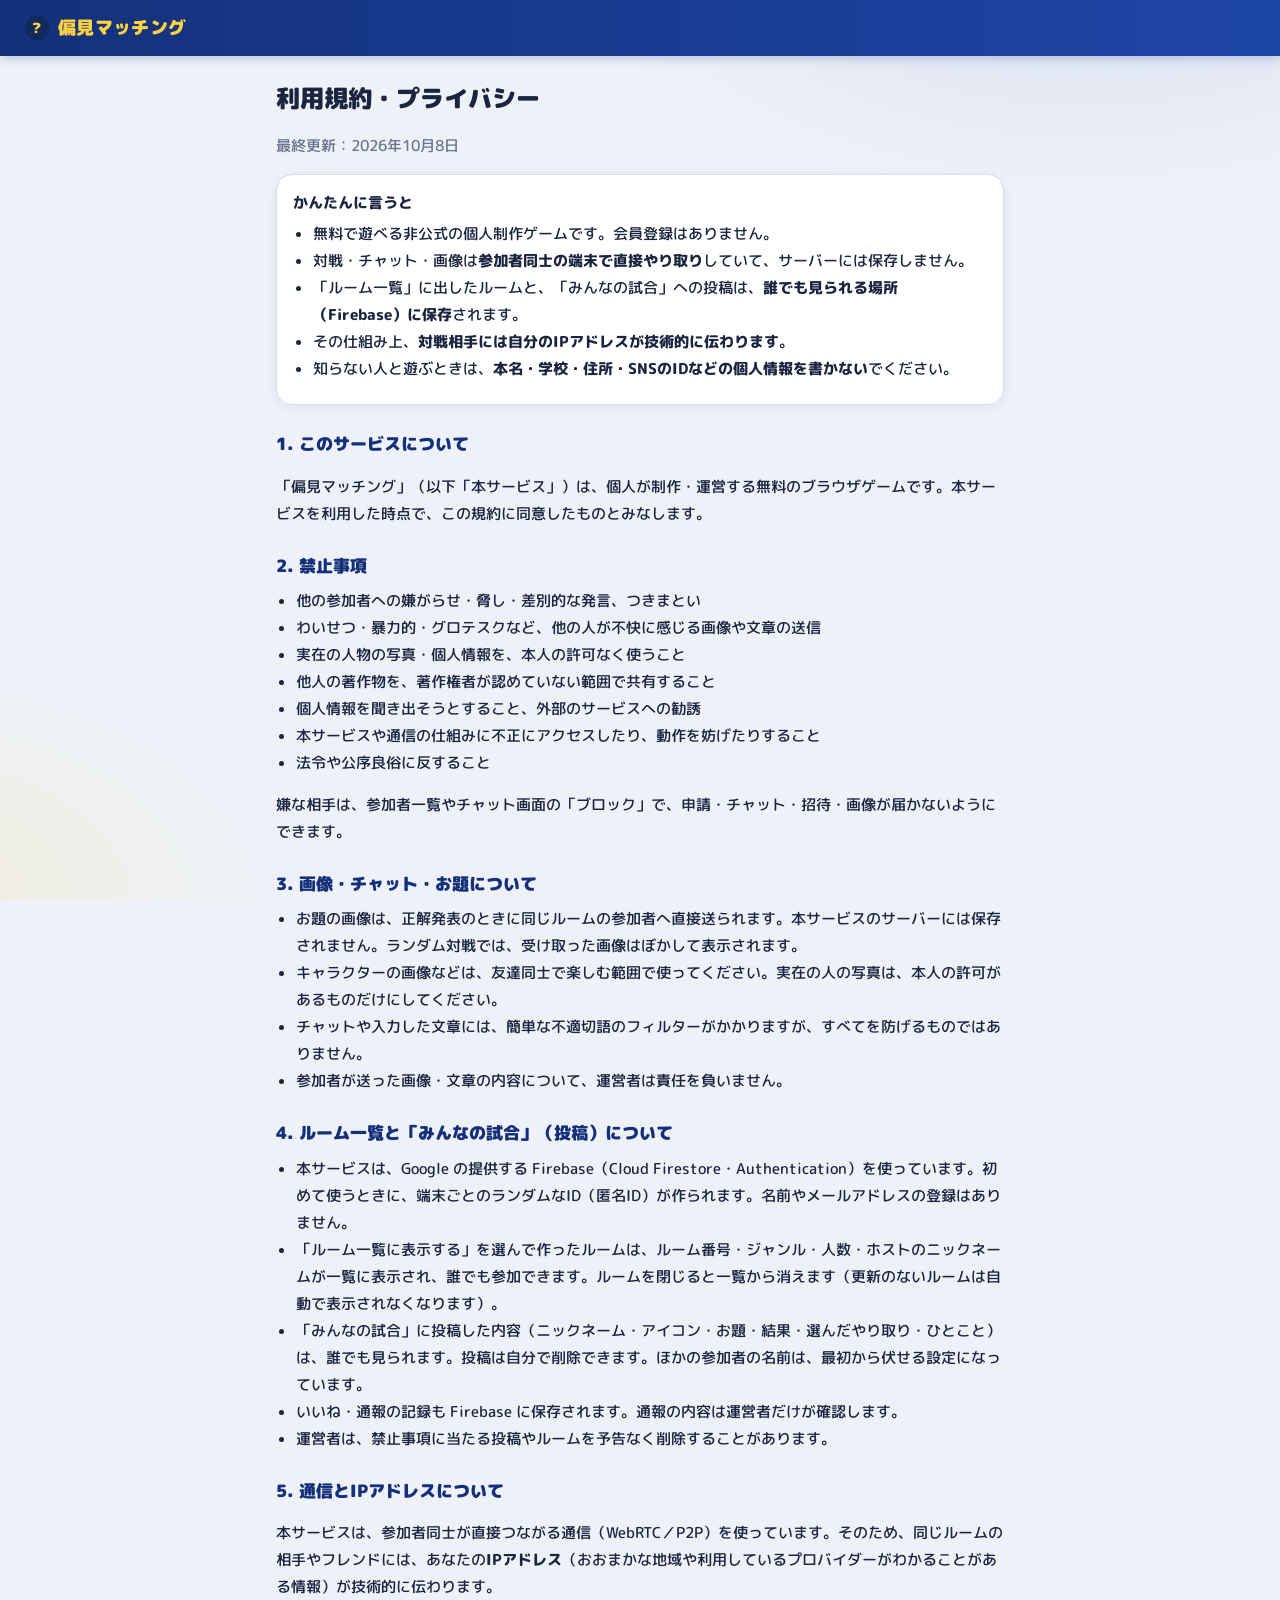
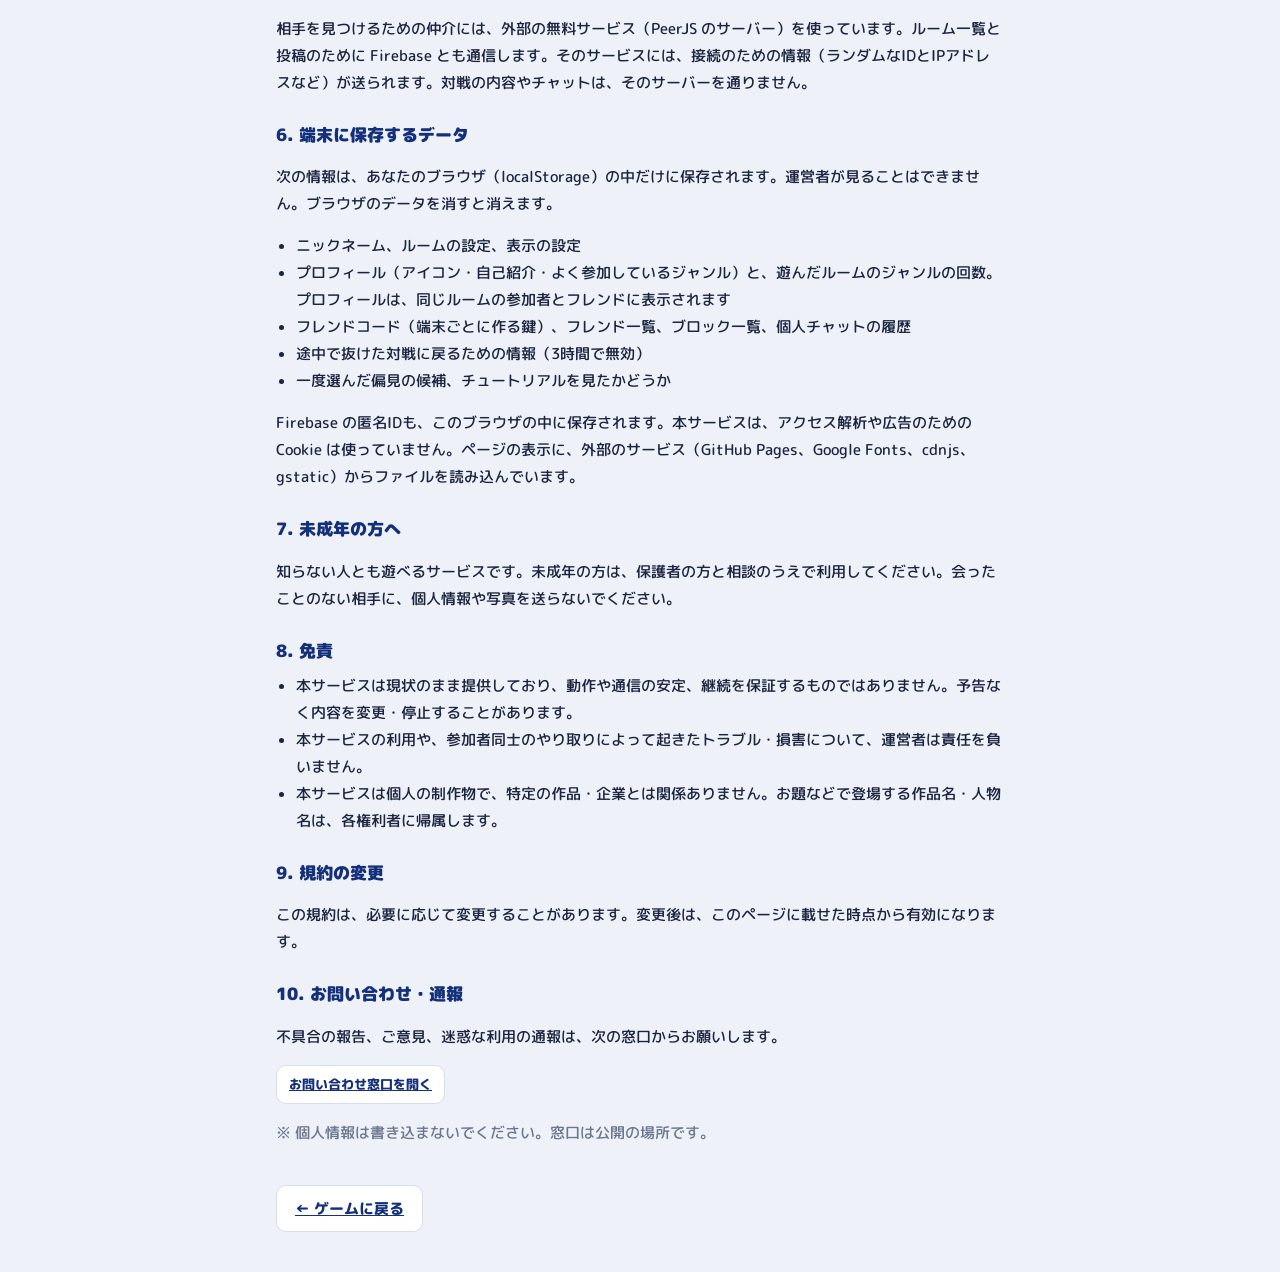
<file: terms.html>
<!doctype html>
<html lang="ja">
<head>
<meta charset="utf-8">
<meta name="viewport" content="width=device-width, initial-scale=1, viewport-fit=cover">
<title>利用規約・プライバシー｜偏見マッチング</title>
<meta name="description" content="偏見マッチングの利用規約とプライバシーについて。">
<link rel="preconnect" href="https://fonts.googleapis.com">
<link rel="preconnect" href="https://fonts.gstatic.com" crossorigin>
<link href="https://fonts.googleapis.com/css2?family=M+PLUS+Rounded+1c:wght@500;700;800;900&display=swap" rel="stylesheet">
<link rel="stylesheet" href="style.css">
<link rel="icon" href="data:image/svg+xml,%3Csvg xmlns='http://www.w3.org/2000/svg' viewBox='0 0 64 64'%3E%3Ccircle cx='32' cy='32' r='30' fill='%23102a5c'/%3E%3Ctext x='32' y='44' font-size='34' text-anchor='middle' fill='%23ffd23f' font-weight='900'%3E%3F%3C/text%3E%3C/svg%3E">
<style>
  .doc { max-width: 760px; margin: 0 auto; padding: 18px 16px 40px; }
  .doc h1 { font-size: 24px; font-weight: 900; margin: 6px 0 4px; }
  .doc h2 { font-size: 17px; font-weight: 900; margin: 26px 0 8px; color: var(--navy); }
  .doc p, .doc li { font-size: 15px; line-height: 1.8; }
  .doc ul { padding-left: 20px; margin: 6px 0; }
  .doc .card { margin-top: 14px; }
  .doc .back { display: inline-block; margin-top: 24px; }
</style>
</head>
<body>
<header class="topbar">
  <a class="brand" href="./" aria-label="ホームへ" style="text-decoration:none">
    <svg width="26" height="26" viewBox="0 0 64 64" aria-hidden="true"><circle cx="32" cy="32" r="30" fill="#102a5c"/><text x="32" y="44" font-size="34" text-anchor="middle" fill="#ffd23f" font-weight="900">?</text></svg>
    <span>偏見マッチング</span>
  </a>
</header>

<main class="doc">
  <h1>利用規約・プライバシー</h1>
  <p class="muted">最終更新：2026年10月8日</p>

  <div class="card">
    <b>かんたんに言うと</b>
    <ul>
      <li>無料で遊べる非公式の個人制作ゲームです。会員登録はありません。</li>
      <li>対戦・チャット・画像は<b>参加者同士の端末で直接やり取り</b>していて、サーバーには保存しません。</li>
      <li>「ルーム一覧」に出したルームと、「みんなの試合」への投稿は、<b>誰でも見られる場所（Firebase）に保存</b>されます。</li>
      <li>その仕組み上、<b>対戦相手には自分のIPアドレスが技術的に伝わります</b>。</li>
      <li>知らない人と遊ぶときは、<b>本名・学校・住所・SNSのIDなどの個人情報を書かない</b>でください。</li>
    </ul>
  </div>

  <h2>1. このサービスについて</h2>
  <p>「偏見マッチング」（以下「本サービス」）は、個人が制作・運営する無料のブラウザゲームです。本サービスを利用した時点で、この規約に同意したものとみなします。</p>

  <h2>2. 禁止事項</h2>
  <ul>
    <li>他の参加者への嫌がらせ・脅し・差別的な発言、つきまとい</li>
    <li>わいせつ・暴力的・グロテスクなど、他の人が不快に感じる画像や文章の送信</li>
    <li>実在の人物の写真・個人情報を、本人の許可なく使うこと</li>
    <li>他人の著作物を、著作権者が認めていない範囲で共有すること</li>
    <li>個人情報を聞き出そうとすること、外部のサービスへの勧誘</li>
    <li>本サービスや通信の仕組みに不正にアクセスしたり、動作を妨げたりすること</li>
    <li>法令や公序良俗に反すること</li>
  </ul>
  <p>嫌な相手は、参加者一覧やチャット画面の「ブロック」で、申請・チャット・招待・画像が届かないようにできます。</p>

  <h2>3. 画像・チャット・お題について</h2>
  <ul>
    <li>お題の画像は、正解発表のときに同じルームの参加者へ直接送られます。本サービスのサーバーには保存されません。ランダム対戦では、受け取った画像はぼかして表示されます。</li>
    <li>キャラクターの画像などは、友達同士で楽しむ範囲で使ってください。実在の人の写真は、本人の許可があるものだけにしてください。</li>
    <li>チャットや入力した文章には、簡単な不適切語のフィルターがかかりますが、すべてを防げるものではありません。</li>
    <li>参加者が送った画像・文章の内容について、運営者は責任を負いません。</li>
  </ul>

  <h2>4. ルーム一覧と「みんなの試合」（投稿）について</h2>
  <ul>
    <li>本サービスは、Google の提供する Firebase（Cloud Firestore・Authentication）を使っています。初めて使うときに、端末ごとのランダムなID（匿名ID）が作られます。名前やメールアドレスの登録はありません。</li>
    <li>「ルーム一覧に表示する」を選んで作ったルームは、ルーム番号・ジャンル・人数・ホストのニックネームが一覧に表示され、誰でも参加できます。ルームを閉じると一覧から消えます（更新のないルームは自動で表示されなくなります）。</li>
    <li>「みんなの試合」に投稿した内容（ニックネーム・アイコン・お題・結果・選んだやり取り・ひとこと）は、誰でも見られます。投稿は自分で削除できます。ほかの参加者の名前は、最初から伏せる設定になっています。</li>
    <li>いいね・通報の記録も Firebase に保存されます。通報の内容は運営者だけが確認します。</li>
    <li>運営者は、禁止事項に当たる投稿やルームを予告なく削除することがあります。</li>
  </ul>

  <h2>5. 通信とIPアドレスについて</h2>
  <p>本サービスは、参加者同士が直接つながる通信（WebRTC／P2P）を使っています。そのため、同じルームの相手やフレンドには、あなたの<b>IPアドレス</b>（おおまかな地域や利用しているプロバイダーがわかることがある情報）が技術的に伝わります。</p>
  <p>相手を見つけるための仲介には、外部の無料サービス（PeerJS のサーバー）を使っています。ルーム一覧と投稿のために Firebase とも通信します。そのサービスには、接続のための情報（ランダムなIDとIPアドレスなど）が送られます。対戦の内容やチャットは、そのサーバーを通りません。</p>

  <h2>6. 端末に保存するデータ</h2>
  <p>次の情報は、あなたのブラウザ（localStorage）の中だけに保存されます。運営者が見ることはできません。ブラウザのデータを消すと消えます。</p>
  <ul>
    <li>ニックネーム、ルームの設定、表示の設定</li>
    <li>プロフィール（アイコン・自己紹介・よく参加しているジャンル）と、遊んだルームのジャンルの回数。プロフィールは、同じルームの参加者とフレンドに表示されます</li>
    <li>フレンドコード（端末ごとに作る鍵）、フレンド一覧、ブロック一覧、個人チャットの履歴</li>
    <li>途中で抜けた対戦に戻るための情報（3時間で無効）</li>
    <li>一度選んだ偏見の候補、チュートリアルを見たかどうか</li>
  </ul>
  <p>Firebase の匿名IDも、このブラウザの中に保存されます。本サービスは、アクセス解析や広告のための Cookie は使っていません。ページの表示に、外部のサービス（GitHub Pages、Google Fonts、cdnjs、gstatic）からファイルを読み込んでいます。</p>

  <h2>7. 未成年の方へ</h2>
  <p>知らない人とも遊べるサービスです。未成年の方は、保護者の方と相談のうえで利用してください。会ったことのない相手に、個人情報や写真を送らないでください。</p>

  <h2>8. 免責</h2>
  <ul>
    <li>本サービスは現状のまま提供しており、動作や通信の安定、継続を保証するものではありません。予告なく内容を変更・停止することがあります。</li>
    <li>本サービスの利用や、参加者同士のやり取りによって起きたトラブル・損害について、運営者は責任を負いません。</li>
    <li>本サービスは個人の制作物で、特定の作品・企業とは関係ありません。お題などで登場する作品名・人物名は、各権利者に帰属します。</li>
  </ul>

  <h2>9. 規約の変更</h2>
  <p>この規約は、必要に応じて変更することがあります。変更後は、このページに載せた時点から有効になります。</p>

  <h2>10. お問い合わせ・通報</h2>
  <p>不具合の報告、ご意見、迷惑な利用の通報は、次の窓口からお願いします。</p>
  <p><a class="btn small" id="contact-link" href="https://github.com/so-sons/henken-matching/issues" target="_blank" rel="noopener">お問い合わせ窓口を開く</a></p>
  <p class="muted">※ 個人情報は書き込まないでください。窓口は公開の場所です。</p>

  <a class="btn back" href="./">← ゲームに戻る</a>
</main>
<script src="config.js"></script>
<script>
  // お問い合わせ先は config.js の contact で変えられる
  (function () { var c = window.GAME_CONFIG && window.GAME_CONFIG.contact; if (c && c.url) document.getElementById("contact-link").href = c.url; })();
</script>
</body>
</html>
</file>
<file: style.css>
/* ================================================================
   偏見マッチング スタイル（イナゲッサーと共通のベース＋偏見マッチング用の追加分）
   ・ネイビー × イナズマイエロー
   ・推理結果は「カード + 属性タイル」で表示（スマホでも横スクロールなし）
   ================================================================ */
:root {
  --bg: #eef2f8;
  --bg-2: #f6f8fc;
  --panel: #ffffff;
  --panel-2: #e9eef7;
  --line: #d6deeb;
  --line-2: #b9c6dd;
  --text: #1c2540;
  --muted: #6b768f;
  --navy: #14307a;
  --navy-2: #1e46a8;
  --accent: #ffd23f;
  --accent-2: #ffb300;
  --accent-ink: #1a1400;
  --hit: #4cbb63;
  --hit-ink: #ffffff;
  --partial: #f2c230;
  --partial-ink: #3a2a00;
  --miss: #8a94a8;
  --miss-ink: #ffffff;
  --danger: #e0475f;
  --radius: 16px;
  --radius-s: 10px;
  --shadow: 0 12px 32px rgba(20, 48, 122, .16);
  --shadow-s: 0 3px 12px rgba(20, 48, 122, .08);
}

* { box-sizing: border-box; }
html, body { margin: 0; }
body {
  background:
    radial-gradient(900px 500px at 85% -10%, rgba(30, 70, 168, .12) 0%, transparent 60%),
    radial-gradient(700px 400px at -10% 100%, rgba(255, 210, 63, .18) 0%, transparent 55%),
    var(--bg);
  background-attachment: fixed;
  color: var(--text);
  font-family: "M PLUS Rounded 1c", "Hiragino Maru Gothic ProN", "Hiragino Sans", "Yu Gothic UI", "Meiryo", system-ui, sans-serif;
  font-weight: 500;
  font-size: 15px;
  line-height: 1.55;
  -webkit-font-smoothing: antialiased;
  min-height: 100dvh;
  display: flex;
  flex-direction: column;
}
a { color: var(--navy-2); }
[hidden] { display: none !important; }
b, strong { font-weight: 800; }

/* ---------- トップバー ---------- */
.topbar {
  display: flex; align-items: center; justify-content: space-between; gap: 12px;
  padding: 10px 16px;
  background: linear-gradient(90deg, var(--navy), var(--navy-2));
  color: #fff;
  position: sticky; top: 0; z-index: 10;
  box-shadow: 0 2px 10px rgba(20, 48, 122, .25);
}
.brand {
  display: inline-flex; align-items: center; gap: 8px;
  background: none; border: 0; color: var(--accent); font: inherit; font-weight: 900; font-size: 18px;
  letter-spacing: .02em; cursor: pointer; padding: 4px 8px; border-radius: 8px;
}
.brand:hover { background: rgba(255, 255, 255, .1); }
.topbar-right { color: #dbe4ff; font-size: 13px; font-weight: 700; }

#app { width: 100%; max-width: 720px; margin: 0 auto; padding: 18px 14px 40px; flex: 1; }
.screen { animation: fade .25s ease; }
@keyframes fade { from { opacity: 0; transform: translateY(4px); } to { opacity: 1; transform: none; } }

/* ---------- ホーム ---------- */
.hero { padding: 10px 0 18px; }
.hero-kicker { color: var(--navy-2); font-size: 11px; font-weight: 900; letter-spacing: .18em; margin-bottom: 6px; }
.hero h1 { font-size: 28px; line-height: 1.25; margin: 0 0 14px; font-weight: 900; }
.hero-demo { display: flex; flex-wrap: wrap; gap: 6px; margin-bottom: 14px; }
.demo-tile { font-size: 12px; font-weight: 800; padding: 5px 10px; border-radius: 8px; background: var(--miss); color: var(--miss-ink); }
.demo-tile.hit { background: var(--hit); color: var(--hit-ink); }
.demo-tile.partial { background: var(--partial); color: var(--partial-ink); }
.hero .lead { color: var(--muted); margin: 0; }
.hero b { color: var(--text); }

.mode-grid { display: grid; grid-template-columns: 1fr 1fr; gap: 12px; margin-bottom: 14px; }
@media (max-width: 520px) { .mode-grid { grid-template-columns: 1fr; } }
.mode-card {
  display: flex; flex-direction: column; align-items: flex-start; gap: 4px;
  text-align: left; padding: 18px; border-radius: var(--radius);
  background: var(--panel); border: 1px solid var(--line); color: var(--text); font: inherit;
  cursor: pointer; transition: transform .12s ease, border-color .12s ease, box-shadow .12s ease;
  box-shadow: var(--shadow-s);
}
.mode-card:hover { transform: translateY(-2px); border-color: var(--line-2); box-shadow: var(--shadow); }
.mode-card.accent { background: linear-gradient(135deg, var(--navy-2), var(--navy)); color: #fff; }
.mode-card.accent .mode-desc { color: #dbe4ff; }
.mode-icon { font-size: 28px; }
.mode-title { font-weight: 900; font-size: 18px; }
.mode-desc { color: var(--muted); font-size: 13px; }

.panel { background: var(--panel); border: 1px solid var(--line); border-radius: var(--radius); margin-bottom: 12px; }
.panel > summary { cursor: pointer; padding: 13px 16px; font-weight: 800; list-style: none; display: flex; align-items: center; justify-content: space-between; }
.panel > summary::-webkit-details-marker { display: none; }
.panel > summary::after { content: "＋"; color: var(--muted); }
.panel { box-shadow: var(--shadow-s); }
.panel[open] > summary::after { content: "－"; }
.panel-body { padding: 0 16px 16px; }

.field { margin: 10px 0; }
.field-label { font-size: 12px; color: var(--muted); margin-bottom: 6px; font-weight: 800; letter-spacing: .04em; }
.seg { display: grid; grid-template-columns: 1fr 1fr; gap: 8px; }
.seg label { position: relative; }
.seg input { position: absolute; opacity: 0; inset: 0; }
.seg span {
  display: flex; flex-direction: column; padding: 10px 12px; border-radius: var(--radius-s); border: 1px solid var(--line);
  background: var(--bg-2); cursor: pointer; font-weight: 800;
}
.seg small { font-weight: 500; color: var(--muted); font-size: 12px; }
.seg input:checked + span { border-color: var(--navy-2); background: #e8efff; color: var(--navy); }
.seg input:focus-visible + span { outline: 2px solid var(--navy-2); }

.check-grid { display: grid; grid-template-columns: repeat(auto-fill, minmax(190px, 1fr)); gap: 6px; }
.check-grid label { display: flex; align-items: center; gap: 8px; padding: 7px 10px; background: var(--bg-2); border: 1px solid var(--line); border-radius: var(--radius-s); cursor: pointer; font-size: 14px; font-weight: 700; }
.check-grid input { accent-color: var(--navy-2); width: 16px; height: 16px; }
.pool-count { color: var(--muted); font-size: 13px; margin-top: 8px; }

.rules-table { width: 100%; border-collapse: collapse; font-size: 14px; }
.rules-table th { text-align: left; white-space: nowrap; padding: 6px 10px 6px 0; color: var(--muted); vertical-align: top; font-weight: 800; }
.rules-table td { padding: 6px 0; border-bottom: 1px solid var(--line); }
.note { color: var(--muted); font-size: 13px; }
.chip { display: inline-block; padding: 0 4px; border-radius: 4px; font-size: 12px; }

/* ---------- 入力・ボタン ---------- */
.text {
  width: 100%; padding: 12px 14px; border-radius: var(--radius-s); border: 1px solid var(--line);
  background: var(--bg-2); color: var(--text); font: inherit; font-size: 16px; font-weight: 700; outline: none;
  transition: border-color .12s ease, box-shadow .12s ease;
}
.text::placeholder { color: #98a3ba; font-weight: 500; }
.text:focus { border-color: var(--navy-2); box-shadow: 0 0 0 3px rgba(30, 70, 168, .15); }
.text:disabled { opacity: .55; }
select.text { appearance: auto; }
.code-input { font-size: 28px; letter-spacing: .3em; text-align: center; font-variant-numeric: tabular-nums; margin-bottom: 10px; font-weight: 900; }

.btn {
  display: inline-flex; align-items: center; justify-content: center; gap: 6px;
  padding: 11px 18px; border-radius: var(--radius-s); border: 1px solid var(--line);
  background: #fff; color: var(--navy); font: inherit; font-weight: 800; font-size: 15px; cursor: pointer;
  transition: filter .12s ease, transform .08s ease;
}
.btn:hover { filter: brightness(.97); }
.btn:active { transform: translateY(1px); }
.btn:disabled { opacity: .5; cursor: not-allowed; filter: none; }
.btn.primary { background: linear-gradient(180deg, var(--accent), var(--accent-2)); color: var(--accent-ink); border-color: var(--accent-2); letter-spacing: .04em; }
.btn.danger { background: #fff; border-color: rgba(224, 71, 95, .5); color: var(--danger); }
.btn.small { padding: 7px 12px; font-size: 13px; }
.row { display: flex; gap: 8px; flex-wrap: wrap; align-items: center; }

/* ---------- ロビー ---------- */
.card { background: var(--panel); border: 1px solid var(--line); border-radius: var(--radius); padding: 16px; box-shadow: var(--shadow-s); }
.card h3 { margin: 0 0 4px; font-size: 16px; font-weight: 900; }
.muted { color: var(--muted); font-size: 13px; }
.lobby-grid { display: grid; grid-template-columns: 1fr 1fr; gap: 12px; margin-top: 8px; }
@media (max-width: 560px) { .lobby-grid { grid-template-columns: 1fr; } }
.lobby-grid .btn { width: 100%; margin-top: 6px; }

.room-code-box { text-align: center; padding: 8px 0 12px; }
.room-code { font-size: 46px; font-weight: 900; letter-spacing: .22em; color: var(--navy); font-variant-numeric: tabular-nums; margin: 2px 0 8px; }
.players { list-style: none; margin: 0; padding: 0; display: flex; flex-direction: column; gap: 6px; }
.players li { display: flex; align-items: center; gap: 8px; padding: 8px 12px; background: var(--bg-2); border-radius: var(--radius-s); border: 1px solid var(--line); font-weight: 700; }
.players.inline { flex-direction: row; flex-wrap: wrap; margin-bottom: 10px; }
.players.inline li { padding: 5px 10px; font-size: 13px; }
.players li.me { border-color: var(--navy-2); }
.players li.turn { background: #fff4c2; }
.players li.offline { opacity: .5; }
.pdot { width: 10px; height: 10px; border-radius: 50%; background: var(--c, #888); flex: none; box-shadow: 0 0 0 2px rgba(0, 0, 0, .08); }
.ptag { margin-left: auto; font-size: 12px; color: var(--muted); }
.status-line { color: var(--muted); font-size: 13px; min-height: 1.5em; }

/* ---------- ゲーム画面 ---------- */
.game-head { display: flex; align-items: center; justify-content: space-between; gap: 12px; margin-bottom: 12px; }
.game-mode { font-weight: 900; font-size: 19px; }
.game-sub { color: var(--muted); font-size: 13px; }
.head-right { display: flex; align-items: center; gap: 10px; }
.remain-pill {
  display: inline-flex; align-items: baseline; gap: 3px; padding: 6px 12px; border-radius: 999px;
  background: var(--panel); border: 1px solid var(--line); color: var(--muted); font-size: 12px; font-weight: 800; white-space: nowrap;
}
.remain-pill b { font-size: 20px; color: var(--navy-2); line-height: 1; font-variant-numeric: tabular-nums; }
.remain-pill.low b { color: var(--danger); }
.turn-box { text-align: right; }
.turn-who { font-weight: 900; font-size: 13px; }
.turn-who.me { color: var(--navy-2); }
.turn-timer { font-variant-numeric: tabular-nums; font-size: 22px; font-weight: 900; line-height: 1.1; }
.turn-timer.low { color: var(--danger); }

.guess-area { position: relative; margin-bottom: 14px; }
.guess-input-wrap { display: flex; gap: 8px; }
.guess-input-wrap .text { flex: 1; }
.suggest {
  position: absolute; left: 0; right: 0; top: calc(100% + 6px); z-index: 20;
  list-style: none; margin: 0; padding: 4px; max-height: 320px; overflow: auto;
  background: #fff; border: 1px solid var(--line-2); border-radius: var(--radius-s); box-shadow: var(--shadow);
}
.suggest li { display: flex; align-items: center; gap: 10px; padding: 9px 12px; border-radius: 8px; cursor: pointer; }
.suggest li:hover, .suggest li.active { background: var(--panel-2); }
.suggest .s-name { font-weight: 800; }
.suggest .s-kana { color: var(--muted); font-size: 12px; }
.suggest .s-team { margin-left: auto; color: var(--muted); font-size: 12px; white-space: nowrap; overflow: hidden; text-overflow: ellipsis; max-width: 45%; }
.suggest .s-empty { color: var(--muted); cursor: default; }

/* 推理カード */
.board { display: flex; flex-direction: column; gap: 10px; }
.board-empty { color: var(--muted); font-size: 13px; text-align: center; padding: 26px 12px; margin: 0; border: 1px dashed var(--line); border-radius: var(--radius); }
.gcard {
  background: var(--panel); border: 1px solid var(--line); border-radius: var(--radius); padding: 10px;
  box-shadow: var(--shadow-s);
}
.gcard.new { animation: cardIn .3s ease; }
@keyframes cardIn { from { opacity: 0; transform: translateY(-8px); } to { opacity: 1; transform: none; } }
.gcard-head { display: flex; align-items: center; gap: 10px; padding: 2px 4px 10px; }
.gcard-img { width: 44px; height: 44px; border-radius: 10px; background: #eef2f8; object-fit: cover; flex: none; border: 1px solid var(--line); }
.gcard-img.none { visibility: hidden; }
.gcard-name { display: flex; flex-direction: column; min-width: 0; }
.gcard-name .nm { font-weight: 900; font-size: 16px; line-height: 1.2; }
.gcard-name .kn { color: var(--muted); font-size: 11px; }
.gcard-by { margin-left: auto; font-size: 12px; font-weight: 800; color: #1c2540; background: #fff; padding: 3px 10px; border-radius: 999px; border: 1px solid var(--c); white-space: nowrap; }

.tiles { display: grid; grid-template-columns: repeat(5, 1fr); gap: 6px; }
.tile {
  display: flex; flex-direction: column; align-items: center; justify-content: center; text-align: center;
  padding: 7px 6px; border-radius: var(--radius-s); min-height: 54px;
  background: var(--miss); color: var(--miss-ink);
}
.tile.wide { grid-column: 1 / -1; min-height: 48px; }
.tile.hit { background: var(--hit); color: var(--hit-ink); }
.tile.partial { background: var(--partial); color: var(--partial-ink); }
.tile .tl { font-size: 10px; font-weight: 800; opacity: .85; letter-spacing: .04em; }
.tile .tv { font-size: 14px; font-weight: 900; line-height: 1.3; word-break: keep-all; }
.tile.wide .tv { font-size: 13px; font-weight: 700; word-break: normal; }
.tile .arrow { font-size: 11px; margin-left: 3px; }
.tile .t + .t::before { content: " / "; opacity: .55; font-weight: 500; }
/* 一部一致のチームは黄色タイルで示すだけ（下線・太字は付けない） */
.tile .t.same { }
.gcard.new .tile { animation: tileIn .35s ease backwards; }
.gcard.new .tile:nth-child(2) { animation-delay: .05s; }
.gcard.new .tile:nth-child(3) { animation-delay: .10s; }
.gcard.new .tile:nth-child(4) { animation-delay: .15s; }
.gcard.new .tile:nth-child(5) { animation-delay: .20s; }
.gcard.new .tile:nth-child(6) { animation-delay: .25s; }
@keyframes tileIn { from { opacity: 0; transform: scale(.92); } to { opacity: 1; transform: none; } }

.game-controls { margin-top: 14px; }
.log { color: var(--muted); font-size: 13px; margin-top: 10px; display: flex; flex-direction: column-reverse; gap: 2px; max-height: 120px; overflow: auto; }

/* ---------- 結果モーダル ---------- */
.modal-backdrop { position: fixed; inset: 0; background: rgba(20, 30, 60, .45); backdrop-filter: blur(4px); display: flex; align-items: center; justify-content: center; padding: 16px; z-index: 50; }
.modal { background: var(--panel); border: 1px solid var(--line-2); border-radius: 20px; padding: 22px; width: 100%; max-width: 480px; box-shadow: var(--shadow); animation: pop .25s ease; }
@keyframes pop { from { transform: scale(.94); opacity: 0; } to { transform: none; opacity: 1; } }
.result-verdict { font-size: 24px; font-weight: 900; margin-bottom: 14px; }
.result-verdict.win { color: var(--accent-2); }
.result-verdict.lose { color: var(--danger); }
.result-char { display: flex; gap: 14px; align-items: flex-start; margin-bottom: 18px; }
.result-char img { width: 120px; height: 120px; border-radius: 16px; background: #eef2f8; object-fit: cover; flex: none; border: 1px solid var(--line); }
.result-char img.none { visibility: hidden; }
.result-name { font-size: 22px; font-weight: 900; }
.result-kana { color: var(--muted); font-size: 13px; margin-bottom: 8px; }
.result-attrs { margin: 0; display: grid; grid-template-columns: auto 1fr; gap: 2px 10px; font-size: 13px; }
.result-attrs dt { color: var(--muted); }
.result-attrs dd { margin: 0; font-weight: 700; }

.toast { position: fixed; left: 50%; bottom: 24px; transform: translateX(-50%); background: var(--navy); color: #fff; padding: 10px 18px; border-radius: 999px; font-weight: 800; box-shadow: var(--shadow); z-index: 60; font-size: 14px; }

.foot { text-align: center; color: var(--muted); font-size: 12px; padding: 16px 14px 28px; }
.foot .support { margin: 14px 0 0; display: flex; flex-direction: column; align-items: center; gap: 6px; }

/* ---------- モバイル ---------- */
@media (max-width: 600px) {
  #app { padding: 14px 12px 40px; }
  .hero h1 { font-size: 24px; }
  .tiles { grid-template-columns: repeat(3, 1fr); }
  .tile .tv { font-size: 13px; }
  .gcard-by { font-size: 11px; }
  .room-code { font-size: 38px; }
  .game-mode { font-size: 17px; }
}

/* ---------- カギ付きリンクのゲート ---------- */
.gate { flex: 1; display: flex; align-items: center; justify-content: center; padding: 24px 14px; }
.gate-card { background: var(--panel); border: 1px solid var(--line); border-radius: var(--radius); padding: 28px 24px; max-width: 420px; text-align: center; box-shadow: var(--shadow-s); }
.gate-icon { font-size: 40px; margin-bottom: 6px; }
.gate-card h2 { margin: 0 0 8px; font-size: 20px; font-weight: 900; }
.gate-card p { margin: 0; color: var(--muted); font-size: 14px; }
.share-row { display: flex; align-items: center; gap: 10px; flex-wrap: wrap; margin: -2px 0 14px; }

/* ---------- お題モード ---------- */
.topic-picker { position: relative; }
.topic-chosen { display: flex; align-items: center; gap: 10px; padding: 10px 12px; background: #fff4c2; border: 1px solid var(--accent-2); border-radius: var(--radius-s); }
.topic-badge { font-size: 11px; font-weight: 900; background: var(--accent-2); color: var(--accent-ink); padding: 2px 8px; border-radius: 999px; }
.topic-chosen b { font-size: 16px; flex: 1; }
.turn-topic { font-size: 12px; color: var(--muted); font-weight: 800; }
.turn-topic b { color: var(--navy-2); font-size: 14px; }

/* ロビー内の設定変更 */
.opt-grid { display: grid; grid-template-columns: repeat(3, 1fr); gap: 8px; margin-top: 6px; }
@media (max-width: 560px) { .opt-grid { grid-template-columns: 1fr 1fr; } }
.opt { display: flex; flex-direction: column; gap: 4px; }
.opt > span { font-size: 11px; color: var(--muted); font-weight: 800; }

/* 終了後にゲーム画面へ出す正解カード */
.answer-card { background: var(--panel); border: 2px solid var(--accent-2); border-radius: var(--radius); padding: 14px 16px 8px; margin-bottom: 12px; box-shadow: var(--shadow-s); animation: cardIn .3s ease; }
.answer-card .result-verdict { font-size: 20px; margin-bottom: 10px; }
.answer-card .result-char { margin-bottom: 8px; }
.answer-card .result-char img { width: 88px; height: 88px; }
.answer-card .result-name { font-size: 18px; }

/* ランダム対戦 */
.seg.seg3 { grid-template-columns: repeat(3, 1fr); }
@media (max-width: 560px) { .seg.seg3 { grid-template-columns: 1fr; } }
.match-card { margin-top: 12px; }
.match-card .row { margin-top: 8px; }

/* ---------- 質問モード ---------- */
.qa-area { margin-bottom: 12px; }
.qa-panel { background: var(--panel); border: 1px solid var(--line); border-radius: var(--radius); padding: 12px 14px; box-shadow: var(--shadow-s); margin-bottom: 10px; }
.qa-panel.setter { border-color: var(--navy-2); background: #eef3ff; }
.qa-pending { font-weight: 800; font-size: 16px; margin: 4px 0 10px; }
.qa-buttons { display: grid; grid-template-columns: repeat(5, 1fr); gap: 6px; }
@media (max-width: 560px) { .qa-buttons { grid-template-columns: repeat(2, 1fr); } .qa-buttons .qa-btn.unknown { grid-column: span 2; } }
.qa-btn { padding: 10px 6px; font-size: 13px; }
.qa-btn.yes { background: var(--hit); border-color: var(--hit); color: var(--hit-ink); }
.qa-btn.pyes { background: #c8ecd0; border-color: #a5dcb1; color: #14532d; }
.qa-btn.unknown { background: var(--miss); border-color: var(--miss); color: var(--miss-ink); }
.qa-btn.pno { background: #f8d0d6; border-color: #f0aab5; color: #7a1a2b; }
.qa-btn.no { background: var(--danger); border-color: var(--danger); color: #fff; }
.qa-log { list-style: none; margin: 0; padding: 0; display: flex; flex-direction: column; gap: 8px; }
.qa-item { background: var(--panel); border: 1px solid var(--line); border-radius: var(--radius-s); padding: 8px 12px; display: flex; align-items: center; justify-content: space-between; gap: 10px; box-shadow: var(--shadow-s); }
/* 「回答」（キャラ名を答えた行）は質問と見分けやすいように色を変える */
.qa-item.guess { background: #fff3cd; border-color: var(--accent-2); border-left: 6px solid var(--accent-2); }
.qa-item.guess .qa-no { color: #8a5a00; background: var(--accent); padding: 1px 7px; border-radius: 999px; }
.qa-q { display: flex; align-items: center; gap: 8px; min-width: 0; flex: 1; flex-wrap: wrap; }
.qa-no { font-size: 11px; font-weight: 900; color: var(--navy-2); }
.qa-by { font-size: 12px; color: var(--muted); font-weight: 700; }
.qa-text { font-weight: 800; flex-basis: 100%; }
.qa-a { flex: none; font-size: 12px; font-weight: 900; padding: 5px 10px; border-radius: 999px; white-space: nowrap; }
.qa-a.yes { background: var(--hit); color: var(--hit-ink); }
.qa-a.pyes { background: #c8ecd0; color: #14532d; }
.qa-a.unknown { background: var(--miss); color: var(--miss-ink); }
.qa-a.pno { background: #f8d0d6; color: #7a1a2b; }
.qa-a.no { background: var(--danger); color: #fff; }
.qa-a.pending { background: var(--panel-2); color: var(--muted); }

/* ================================================================
   偏見マッチング
   ================================================================ */
.mode-grid.one { grid-template-columns: 1fr; }
.bias-bubble { display: inline-block; background: var(--panel); border: 2px solid var(--navy); border-radius: 18px; padding: 8px 14px; font-weight: 800; box-shadow: var(--shadow-s); position: relative; }
.bias-bubble::after { content: ""; position: absolute; left: 22px; bottom: -9px; width: 14px; height: 14px; background: var(--panel); border-right: 2px solid var(--navy); border-bottom: 2px solid var(--navy); transform: rotate(45deg); }
.bias-bubble b { color: var(--navy-2); }
.opt-grid.four { grid-template-columns: repeat(4, 1fr); }
@media (max-width: 560px) { .opt-grid.four { grid-template-columns: 1fr 1fr; } }
#btn-topic-random-2 { margin-top: 8px; }

.counters { display: flex; flex-wrap: wrap; gap: 6px; margin-top: 4px; }
.counter { font-size: 12px; font-weight: 800; color: var(--muted); background: var(--panel); border: 1px solid var(--line); border-radius: 999px; padding: 2px 10px; }
.counter b { color: var(--text); font-size: 14px; }

/* 手番のアクション */
#act-panel { border-color: var(--navy-2); }
.act-tabs { display: grid; grid-template-columns: repeat(3, 1fr); gap: 6px; margin-bottom: 10px; }
.act-tab { font: inherit; font-weight: 900; font-size: 14px; padding: 8px 6px; border-radius: var(--radius-s); border: 1px solid var(--line); background: var(--bg-2); color: var(--text); cursor: pointer; display: flex; flex-direction: column; align-items: center; gap: 1px; }
.act-tab small { font-size: 11px; font-weight: 700; color: var(--muted); min-height: 1em; }
.act-tab.active { background: var(--navy-2); border-color: var(--navy-2); color: #fff; }
.act-tab.active small { color: #dbe4ff; }
.act-tab:disabled { opacity: .4; cursor: not-allowed; }
.bias-input { display: flex; align-items: center; gap: 4px; margin-bottom: 8px; }
.bias-input .text { flex: 1; min-width: 0; }
.bias-input .bq { font-weight: 900; font-size: 16px; white-space: nowrap; }
.act-send { width: 100%; }
.act-note { font-size: 12px; margin: 8px 0 0; }

/* 質疑ログ：偏見と自由質問を色分け */
.qa-item.bias { border-left: 6px solid var(--navy-2); }
.qa-item.bias .qa-no { color: #fff; background: var(--navy-2); padding: 1px 7px; border-radius: 999px; }
.qa-item.free { border-left: 6px solid #2e9e4f; }
.qa-item.free .qa-no { color: #fff; background: #2e9e4f; padding: 1px 7px; border-radius: 999px; }

/* お題を自由入力にした分 */
.topic-picker { display: flex; flex-direction: column; gap: 8px; }
.topic-chosen { flex-wrap: wrap; }
.genre { display: inline-block; font-size: 13px; font-weight: 800; color: var(--navy); background: #e8efff; border: 1px solid var(--line-2); border-radius: 999px; padding: 3px 12px; margin-bottom: 10px; }
.qa-buttons.judge { grid-template-columns: repeat(3, 1fr); }
@media (max-width: 560px) { .qa-buttons.judge { grid-template-columns: repeat(3, 1fr); } }
.result-topic { padding: 4px 0 8px; }

/* ================================================================
   フレンド・個人チャット・ルームチャット
   ================================================================ */
.topbar-right { display: flex; align-items: center; gap: 10px; }
.friends-btn { position: relative; display: inline-flex; align-items: center; gap: 4px; font: inherit; font-weight: 800; font-size: 14px; color: #fff; background: rgba(255, 255, 255, .12); border: 1px solid rgba(255, 255, 255, .25); border-radius: 999px; padding: 5px 12px; cursor: pointer; }
.friends-btn:hover { background: rgba(255, 255, 255, .2); }
.friends-label { font-size: 13px; }
@media (max-width: 420px) { .friends-label { display: none; } }
.friends-online { width: 8px; height: 8px; border-radius: 50%; background: #4cde7a; box-shadow: 0 0 0 2px var(--navy); }
.friends-badge { position: absolute; top: -6px; right: -6px; min-width: 18px; height: 18px; padding: 0 5px; border-radius: 999px; background: var(--danger); color: #fff; font-size: 11px; font-weight: 900; line-height: 18px; text-align: center; }

.friends-modal { max-width: 520px; max-height: calc(100vh - 32px); max-height: calc(100dvh - 32px); overflow-y: auto; padding: 18px; }
.fm-head { display: flex; align-items: center; justify-content: space-between; margin-bottom: 10px; }
.fm-head h2 { margin: 0; font-size: 20px; font-weight: 900; }
.my-card { background: var(--bg-2); border: 1px solid var(--line); border-radius: var(--radius-s); padding: 10px 12px; margin-bottom: 14px; display: flex; flex-direction: column; gap: 8px; }
.my-row { display: flex; align-items: center; justify-content: space-between; gap: 10px; }
.my-row .text { flex: 1; min-width: 0; }
.small-label { font-size: 11px; font-weight: 800; white-space: nowrap; }
.my-code { font-size: 22px; font-weight: 900; letter-spacing: .08em; font-variant-numeric: tabular-nums; color: var(--navy); }
.social-status { font-size: 12px; font-weight: 700; color: var(--muted); }
.social-status.online { color: #2e9e4f; }
.social-status.offline, .social-status.other-tab, .social-status.unsupported { color: var(--danger); }
.fm-note { font-size: 12px; margin: 6px 0 0; }
.f-list { list-style: none; margin: 0; padding: 0; display: flex; flex-direction: column; gap: 6px; }
.f-item { display: flex; align-items: center; gap: 8px; padding: 8px 10px; border: 1px solid var(--line); border-radius: var(--radius-s); background: var(--panel); flex-wrap: wrap; }
.f-item.on { border-color: #a5dcb1; }
.f-dot { width: 10px; height: 10px; border-radius: 50%; background: var(--miss); flex: none; }
.f-dot.on { background: #2e9e4f; }
.f-name { font-weight: 800; }
.f-code { font-size: 12px; color: var(--muted); font-variant-numeric: tabular-nums; }
.f-unread { background: var(--danger); color: #fff; font-size: 11px; font-weight: 900; border-radius: 999px; padding: 1px 7px; }
.f-act { margin-left: auto; display: flex; gap: 6px; flex-wrap: wrap; }
.fm-details { margin-top: 6px; }
.fm-details summary { cursor: pointer; font-weight: 800; font-size: 14px; color: var(--muted); padding: 6px 0; }
.check-row { display: flex; align-items: center; gap: 8px; font-size: 14px; font-weight: 700; margin: 6px 0; }
.dm-head { display: flex; align-items: center; gap: 10px; margin-bottom: 10px; }
.dm-who { display: flex; flex-direction: column; }
.dm-state { font-size: 12px; color: var(--muted); font-weight: 700; }
.dm-state.on { color: #2e9e4f; }
.dm-list { list-style: none; margin: 0 0 10px; padding: 8px; display: flex; flex-direction: column; gap: 6px; height: 46vh; overflow-y: auto; background: var(--bg-2); border: 1px solid var(--line); border-radius: var(--radius-s); }
.dm-msg { align-self: flex-start; max-width: 80%; background: var(--panel); border: 1px solid var(--line); border-radius: 14px 14px 14px 4px; padding: 6px 10px; }
.dm-msg.me { align-self: flex-end; background: #e8efff; border-color: #c9d6f5; border-radius: 14px 14px 4px 14px; }
.dm-msg.invite { background: #fff3cd; border-color: var(--accent-2); }
.dm-msg .btn { margin-top: 6px; }
.dm-text { white-space: pre-wrap; word-break: break-word; font-size: 14px; }
.dm-time { font-size: 10px; color: var(--muted); text-align: right; margin-top: 2px; }
.dm-tools { display: flex; gap: 6px; flex-wrap: wrap; margin-top: 10px; }

/* 参加者一覧のフレンド操作 */
.p-act { display: inline-flex; gap: 4px; margin-left: 6px; }
.p-act .btn { padding: 3px 8px; font-size: 11px; }
.p-friend { font-size: 11px; font-weight: 800; color: #2e9e4f; }
.end-social { margin-top: 10px; padding-top: 10px; border-top: 1px dashed var(--line); display: flex; flex-direction: column; gap: 6px; }
.end-social .row { display: flex; align-items: center; gap: 8px; flex-wrap: wrap; font-weight: 800; }

/* ルームチャット */
.room-chat { background: var(--panel); border: 1px solid var(--line); border-radius: var(--radius-s); padding: 10px 12px; margin: 12px 0; }
.chat-list { list-style: none; margin: 6px 0 8px; padding: 0; max-height: 120px; overflow-y: auto; display: flex; flex-direction: column; gap: 4px; }
.chat-list li { font-size: 14px; word-break: break-word; }
.chat-list .cn { font-weight: 800; margin-right: 6px; color: var(--c, var(--text)); }
.chat-list li.sys { color: var(--muted); font-size: 12px; }
.chat-empty { font-size: 12px; margin: 4px 0 8px; }

/* 1対1／複数人・成績 */
.room-mode-seg { margin: 8px 0; }
.p-stats { font-size: 12px; font-weight: 800; color: var(--navy-2); margin-left: 6px; }
.p-left { font-size: 11px; font-weight: 800; color: var(--muted); background: var(--bg-2); border: 1px solid var(--line); border-radius: 999px; padding: 0 7px; margin-left: 6px; }
.counter-label { font-size: 12px; font-weight: 800; color: var(--navy-2); align-self: center; }
.end-stats { margin-top: 10px; padding-top: 10px; border-top: 1px dashed var(--line); display: flex; flex-direction: column; gap: 4px; }
.end-stats .row { font-weight: 800; }
.end-stats .row.me { color: var(--navy-2); }

/* 時間切れの行 */
.qa-item.timeout { border-left: 6px solid var(--miss); background: var(--bg-2); }
.qa-item.timeout .qa-no { color: #fff; background: var(--miss); padding: 1px 7px; border-radius: 999px; }

/* 通信切れのお知らせ・前の対戦に戻る */
.conn-banner { position: sticky; top: 0; z-index: 40; display: flex; align-items: center; justify-content: center; gap: 10px; flex-wrap: wrap; padding: 8px 14px; background: #fff3cd; border-bottom: 1px solid var(--accent-2); font-weight: 800; font-size: 14px; }
.conn-banner.warn { background: #fde2e6; border-color: #f0aab5; }
.conn-actions { display: flex; gap: 6px; flex-wrap: wrap; }
.resume-card { display: flex; align-items: center; justify-content: space-between; gap: 12px; flex-wrap: wrap; margin-bottom: 14px; border: 2px solid var(--accent-2); }
.resume-card .row { display: flex; gap: 8px; align-items: center; }

/* 偏見の候補 */
.bias-ideas { display: flex; flex-wrap: wrap; gap: 6px; align-items: center; margin-bottom: 8px; }
.ideas-label { font-size: 11px; font-weight: 900; color: var(--muted); }
.idea-chip { font: inherit; font-size: 13px; font-weight: 800; padding: 5px 10px; border-radius: 999px; border: 1px solid #c9d6f5; background: #e8efff; color: var(--navy); cursor: pointer; }
.idea-chip:hover { background: #d6e2ff; }
.idea-chip.reroll { background: var(--panel); border-color: var(--line); color: var(--muted); font-size: 12px; }

/* お題の画像 */
.topic-img-row { display: flex; align-items: center; gap: 8px; flex-wrap: wrap; margin-top: 8px; }
.topic-img-row label.btn { cursor: pointer; }
.topic-thumb { width: 56px; height: 56px; object-fit: cover; border-radius: 10px; border: 1px solid var(--line); }
.turn-thumb { width: 28px; height: 28px; object-fit: cover; border-radius: 6px; vertical-align: middle; margin-left: 6px; border: 1px solid var(--line); }
.answer-img-box { margin: 6px 0 10px; }
.answer-img-wrap { position: relative; display: inline-block; border-radius: 14px; overflow: hidden; border: 1px solid var(--line); cursor: default; }
.answer-img { display: block; max-width: min(100%, 320px); max-height: 320px; object-fit: contain; background: #fff; }
.answer-img-wrap.blur { cursor: pointer; }
.answer-img-wrap.blur .answer-img { filter: blur(22px); transform: scale(1.08); }
.blur-note { position: absolute; inset: 0; display: none; align-items: center; justify-content: center; font-weight: 900; color: #fff; text-shadow: 0 1px 4px rgba(0, 0, 0, .6); }
.answer-img-wrap.blur .blur-note { display: flex; }
.img-setting { font-size: 12px; color: var(--muted); }

/* スタンプ */
.stamp-bar { display: flex; gap: 6px; margin: 6px 0 4px; overflow-x: auto; padding-bottom: 4px; scrollbar-width: thin; }
.stamp-btn { flex: none; }
.stamp-btn { font: inherit; font-weight: 900; font-size: 13px; padding: 5px 11px; border-radius: 999px; border: 1px solid var(--accent-2); background: #fff8dc; color: var(--accent-ink); cursor: pointer; }
.stamp-btn:hover { background: #ffefb0; }
.stamp-btn:active { transform: scale(.94); }
.stamp-area { position: fixed; left: 0; right: 0; top: 18%; height: 0; z-index: 70; pointer-events: none; }
.stamp-pop { position: absolute; transform: translateX(-50%); text-align: center; animation: stampIn 2.2s ease forwards; }
.stamp-text { font-size: 40px; font-weight: 900; color: #fff; background: var(--c, var(--navy)); padding: 6px 20px; border-radius: 22px; box-shadow: 0 8px 24px rgba(20, 30, 60, .3); border: 3px solid #fff; width: max-content; max-width: min(86vw, 520px); line-height: 1.2; }
.stamp-by { margin-top: 4px; font-size: 12px; font-weight: 900; color: var(--text); background: rgba(255, 255, 255, .92); border-radius: 999px; padding: 1px 10px; display: inline-block; }
@keyframes stampIn {
  0% { opacity: 0; transform: translate(-50%, 20px) scale(.5); }
  12% { opacity: 1; transform: translate(-50%, 0) scale(1.15); }
  20% { transform: translate(-50%, 0) scale(1); }
  80% { opacity: 1; transform: translate(-50%, -30px) scale(1); }
  100% { opacity: 0; transform: translate(-50%, -60px) scale(.95); }
}
@media (max-width: 560px) { .stamp-text { font-size: 26px; } }

/* チャットのポップ */
.pop-area { position: fixed; right: 14px; bottom: 76px; z-index: 65; display: flex; flex-direction: column; gap: 8px; align-items: flex-end; max-width: min(360px, calc(100vw - 28px)); }
.pop-chat { background: var(--panel); border: 1px solid var(--line-2); border-left: 5px solid var(--navy-2); border-radius: 14px; padding: 8px 12px; box-shadow: var(--shadow); font-size: 14px; display: flex; gap: 6px; align-items: baseline; cursor: pointer; animation: popIn .25s ease; word-break: break-word; }
.pop-chat b { color: var(--c, var(--text)); white-space: nowrap; }
.pop-chat.out { opacity: 0; transform: translateX(20px); transition: opacity .35s, transform .35s; }
@keyframes popIn { from { opacity: 0; transform: translateX(30px); } to { opacity: 1; transform: none; } }

/* ホームの短い説明 */
.lead-steps { list-style: none; margin: 0 0 12px; padding: 0; display: flex; flex-direction: column; gap: 4px; color: var(--text); font-size: 15px; font-weight: 800; }
.lead-steps b { color: var(--text); }
.lead-steps li > b:first-child { color: var(--navy-2); margin-right: 4px; }
.tut-open { margin-bottom: 4px; }
.help-btn { font: inherit; font-weight: 900; font-size: 15px; width: 32px; height: 32px; border-radius: 50%; color: #fff; background: rgba(255, 255, 255, .12); border: 1px solid rgba(255, 255, 255, .25); cursor: pointer; flex: none; }
.help-btn:hover { background: rgba(255, 255, 255, .2); }

/* チュートリアル */
.tut-modal { max-width: 460px; max-height: calc(100vh - 32px); max-height: calc(100dvh - 32px); display: flex; flex-direction: column; padding: 18px; }
.tut-head { display: flex; align-items: center; justify-content: space-between; margin-bottom: 6px; }
.tut-head h2 { margin: 0; font-size: 18px; font-weight: 900; }
.tut-slides { overflow-y: auto; min-height: 300px; }
.tut-slide { animation: cardIn .25s ease; }
.tut-step { font-size: 11px; font-weight: 900; color: var(--muted); letter-spacing: .1em; }
.tut-slide h3 { margin: 2px 0 10px; font-size: 20px; font-weight: 900; color: var(--navy); }
.tut-slide p { margin: 10px 0 0; font-size: 15px; line-height: 1.6; }
.tut-mock { background: var(--bg-2); border: 1px solid var(--line); border-radius: var(--radius-s); padding: 12px; display: flex; flex-direction: column; gap: 8px; }
.tut-row { display: flex; align-items: center; gap: 6px; flex-wrap: wrap; }
.tut-row .genre { margin: 0; }
.tut-note { font-size: 12px; color: var(--muted); font-weight: 700; }
.tut-chip { font-size: 13px; font-weight: 800; padding: 4px 10px; border-radius: 999px; background: var(--panel); border: 1px solid var(--line); }
.tut-chip.idea { background: #e8efff; border-color: #c9d6f5; color: var(--navy); }
.tut-q { background: var(--panel); border: 1px solid var(--line); border-left: 5px solid var(--navy-2); border-radius: 10px; padding: 8px 12px; font-weight: 800; }
.tut-answers { display: flex; gap: 5px; flex-wrap: wrap; }
.tut-list > div { display: flex; flex-direction: column; gap: 1px; background: var(--panel); border: 1px solid var(--line); border-radius: 10px; padding: 8px 12px; }
.tut-list span { font-size: 13px; color: var(--muted); }
.tut-details { margin-top: 12px; }
.tut-details summary { cursor: pointer; font-weight: 800; color: var(--navy-2); }
.tut-rules { margin: 8px 0 0; padding-left: 18px; font-size: 13px; line-height: 1.6; color: var(--text); }
.tut-rules li { margin-bottom: 4px; }
.tut-dots { display: flex; justify-content: center; gap: 6px; margin: 12px 0 8px; }
.tut-dot { width: 9px; height: 9px; border-radius: 50%; border: 0; padding: 0; background: var(--line-2); cursor: pointer; }
.tut-dot.on { background: var(--navy-2); width: 22px; border-radius: 999px; }
.tut-nav { display: flex; justify-content: space-between; gap: 8px; }
.tut-nav .btn { flex: 1; }

/* 注意書き・フッターのリンク */
.safety-note { font-size: 12px; background: #fff3cd; border: 1px solid var(--accent-2); border-radius: var(--radius-s); padding: 6px 10px; margin: 6px 0 8px; }
.chat-warn { font-size: 11px; color: #8a5a00; margin: 0 0 6px; }
.foot-links { margin: 0 0 8px; }
.foot-links a { color: var(--muted); font-weight: 700; }

/* ジャンル・プロフィール */
.genre-field { display: flex; flex-direction: column; gap: 4px; margin: 8px 0; }
.avatar { --s: 24px; width: var(--s); height: var(--s); border-radius: 50%; flex: none; display: inline-flex; align-items: center; justify-content: center; overflow: hidden; background: linear-gradient(135deg, var(--navy-2), var(--navy)); color: #fff; font-weight: 900; font-size: calc(var(--s) * .5); line-height: 1; vertical-align: middle; }
.avatar img { width: 100%; height: 100%; object-fit: cover; display: block; }
.p-who, .f-who { font: inherit; font-weight: 800; color: inherit; background: none; border: 0; padding: 0; display: inline-flex; align-items: center; gap: 6px; cursor: pointer; text-align: left; }
.p-who:hover span, .f-who:hover span { text-decoration: underline; }
.profile-edit { margin: -6px 0 14px; }
.pe-row { display: flex; align-items: center; gap: 12px; margin: 8px 0; }
.pe-icon-btns { display: flex; gap: 6px; flex-wrap: wrap; }
.pe-icon-btns label.btn { cursor: pointer; }
.pe-label { display: flex; flex-direction: column; gap: 4px; font-size: 13px; font-weight: 800; margin: 8px 0 4px; }
.pe-label .muted { font-weight: 600; }
#pe-bio { resize: vertical; min-height: 64px; font: inherit; }
.pe-genres { display: grid; grid-template-columns: repeat(3, 1fr); gap: 6px; }
@media (max-width: 420px) { .pe-genres { grid-template-columns: 1fr; } }
.link-btn { font: inherit; font-size: 12px; font-weight: 800; color: var(--navy-2); background: none; border: 0; padding: 0; cursor: pointer; text-decoration: underline; }
#pe-save.attn { box-shadow: 0 0 0 3px rgba(255, 179, 0, .4); }
.profile-modal { max-width: 380px; }
.pc-head { display: flex; align-items: center; gap: 14px; margin-bottom: 10px; }
.pc-name b { font-size: 20px; font-weight: 900; }
.pc-bio { white-space: pre-wrap; word-break: break-word; font-size: 15px; line-height: 1.6; margin: 6px 0 10px; }
.pc-genres { display: flex; flex-wrap: wrap; gap: 6px; align-items: center; margin-bottom: 12px; }
.genre-chip { font-size: 13px; font-weight: 800; padding: 3px 10px; border-radius: 999px; background: #e8efff; border: 1px solid #c9d6f5; color: var(--navy); }
.pc-actions { margin-bottom: 12px; }

/* ルーム一覧 */
.room-list-card { margin-top: 12px; }
.rl-head { display: flex; align-items: center; justify-content: space-between; }
.room-list { list-style: none; margin: 8px 0 0; padding: 0; display: flex; flex-direction: column; gap: 6px; max-height: 320px; overflow-y: auto; }
.rl-item { display: flex; align-items: center; justify-content: space-between; gap: 8px; padding: 5px 8px; border: 1px solid var(--line); border-radius: var(--radius-s); background: var(--bg-2); }
.rl-item.closed { opacity: .6; }
.rl-info { display: flex; align-items: center; flex-wrap: wrap; gap: 4px 8px; min-width: 0; }
.rl-info .genre-chip { font-size: 12px; padding: 2px 8px; }
.rl-meta { font-size: 12px; color: var(--muted); font-weight: 700; }
.rl-status { margin: 8px 0 0; font-size: 13px; }

/* みんなの試合 */
.mode-grid.one { gap: 10px; }
.feed-head { display: flex; align-items: center; justify-content: space-between; }
.feed-head h2 { margin: 6px 0; }
.feed-tabs { display: flex; gap: 6px; margin: 4px 0 12px; }
.feed-tab { font: inherit; font-weight: 900; padding: 6px 16px; border-radius: 999px; border: 1px solid var(--line); background: var(--panel); cursor: pointer; }
.feed-tab.active { background: var(--navy-2); border-color: var(--navy-2); color: #fff; }
.feed-list { display: flex; flex-direction: column; gap: 12px; }
.feed-status { text-align: center; margin: 14px 0; }
#feed-more { display: block; margin: 0 auto 14px; }
.post { background: var(--panel); border: 1px solid var(--line); border-radius: var(--radius); padding: 12px 14px; box-shadow: var(--shadow-s); }
.post-head { display: flex; align-items: center; gap: 10px; margin-bottom: 8px; }
.post-who { display: flex; flex-direction: column; flex: 1; min-width: 0; }
.post-who .muted { font-size: 12px; }
.post-topic { font-size: 16px; margin-bottom: 2px; }
.post-topic b { font-size: 18px; }
.post-verdict { font-weight: 900; color: var(--navy-2); margin-bottom: 6px; }
.post-comment { margin: 4px 0 8px; font-size: 15px; white-space: pre-wrap; word-break: break-word; }
.post-log { list-style: none; margin: 0; padding: 8px; background: var(--bg-2); border-radius: var(--radius-s); display: flex; flex-direction: column; gap: 4px; font-size: 13px; }
.post-log li.more { display: none; }
.post-log.open li.more { display: flex; }
.post-log li, .cp-line { display: flex; align-items: baseline; gap: 6px; flex-wrap: wrap; }
.pl-by { font-weight: 800; color: var(--muted); font-size: 12px; }
.pl-q { font-weight: 700; flex: 1; min-width: 50%; word-break: break-word; }
.pl-a { font-size: 11px; font-weight: 900; background: var(--panel-2); border-radius: 999px; padding: 1px 8px; }
.post-foot { display: flex; align-items: center; justify-content: space-between; margin-top: 10px; }
.like-btn { font: inherit; font-weight: 900; font-size: 14px; padding: 6px 14px; border-radius: 999px; border: 1px solid #f0aab5; background: #fff; color: var(--danger); cursor: pointer; }
.like-btn.on { background: var(--danger); color: #fff; border-color: var(--danger); }
.muted-link { color: var(--muted); }
.post-btn { border-color: var(--navy-2); color: var(--navy-2); }
.compose-modal { max-width: 520px; max-height: calc(100dvh - 32px); overflow-y: auto; }
.compose-modal h2 { margin: 0 0 10px; font-size: 18px; }
.cp-summary { background: var(--bg-2); border: 1px solid var(--line); border-radius: var(--radius-s); padding: 8px 12px; margin-bottom: 8px; }
.cp-lines { display: flex; flex-direction: column; gap: 4px; max-height: 220px; overflow-y: auto; border: 1px solid var(--line); border-radius: var(--radius-s); padding: 6px 8px; margin: 4px 0 8px; font-size: 13px; }
.cp-line input { margin: 0 2px 0 0; }

/* ルーム一覧（モーダル） */
.rooms-modal { max-width: 560px; height: calc(100vh - 32px); height: calc(100dvh - 32px); max-height: 900px; display: flex; flex-direction: column; padding: 16px; }
.rooms-modal h2 { margin: 0; font-size: 18px; }
.rooms-modal .rl-head { margin-bottom: 10px; }
.rooms-modal .room-list { flex: 1; max-height: none; min-height: 0; overflow-y: auto; gap: 4px; }
.rooms-modal .rl-item .btn { padding: 5px 12px; }
#btn-room-list { width: 100%; margin-top: 4px; }
</file>
